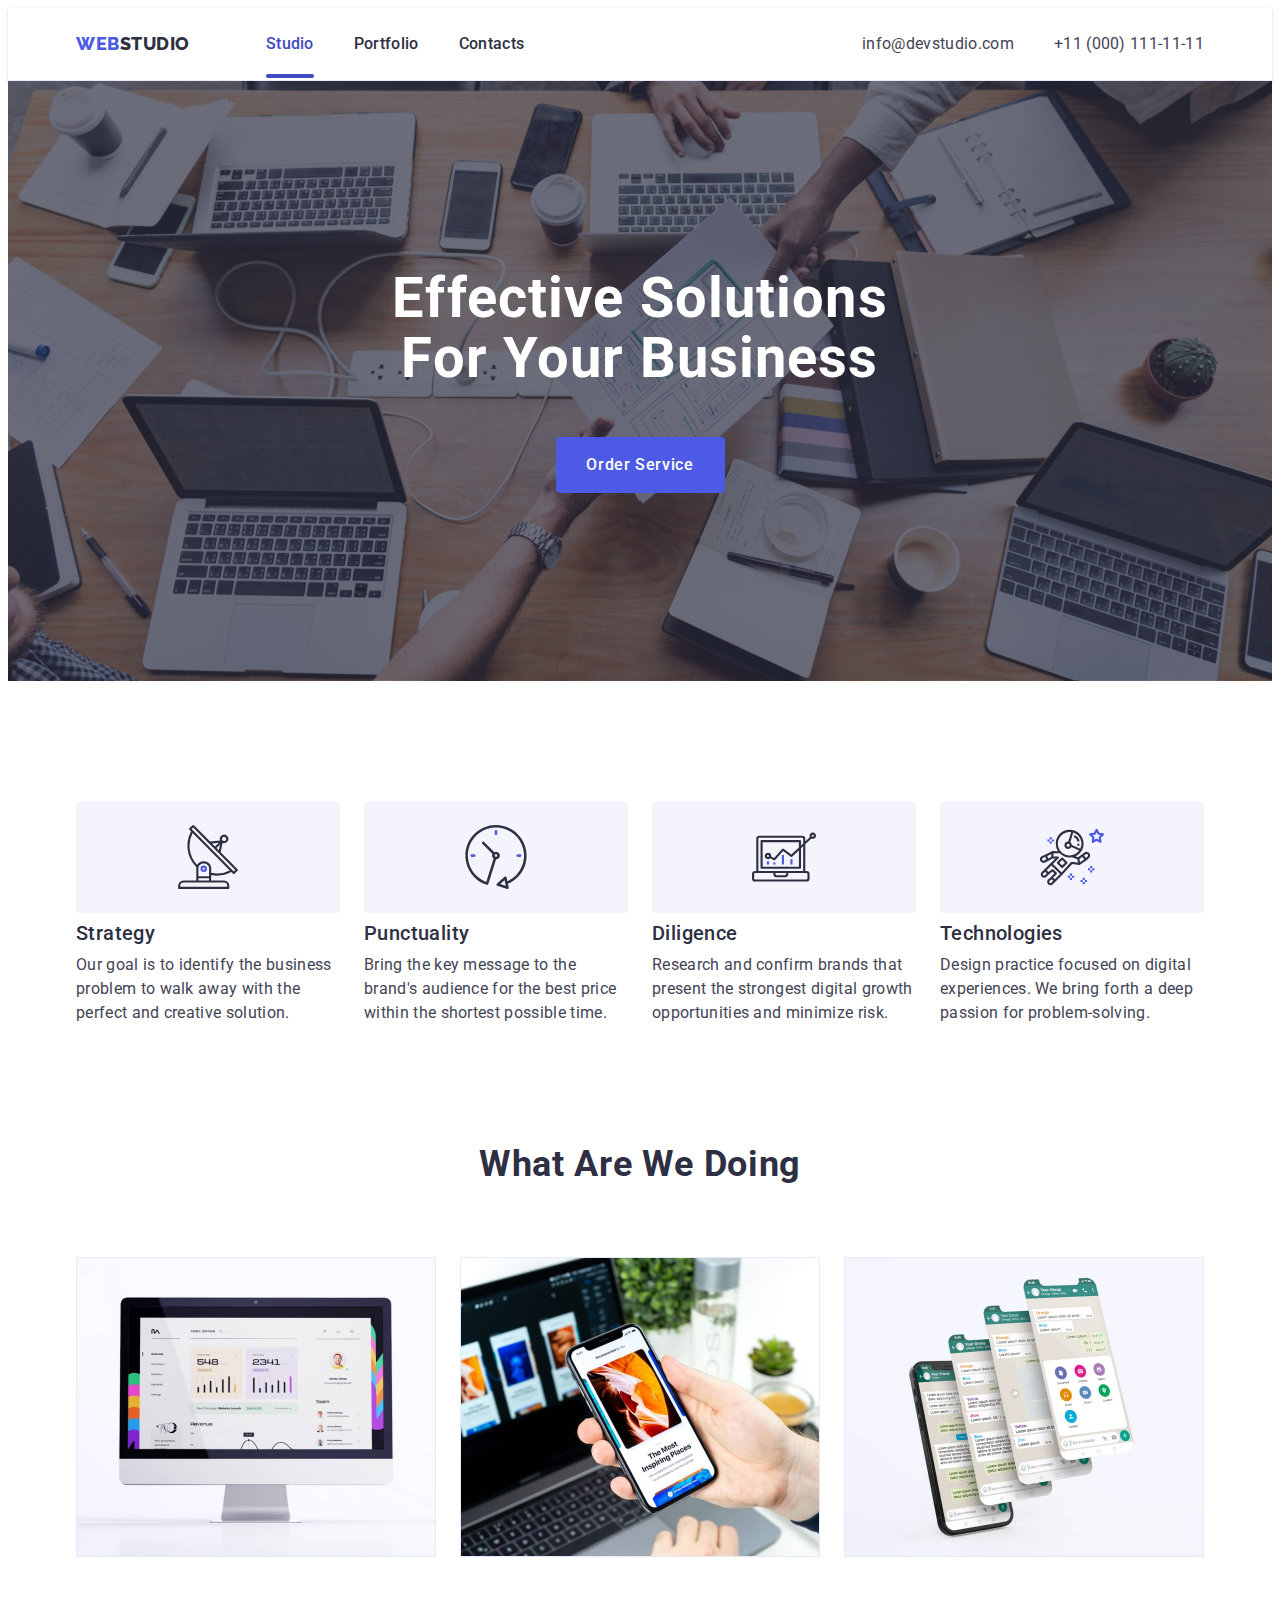
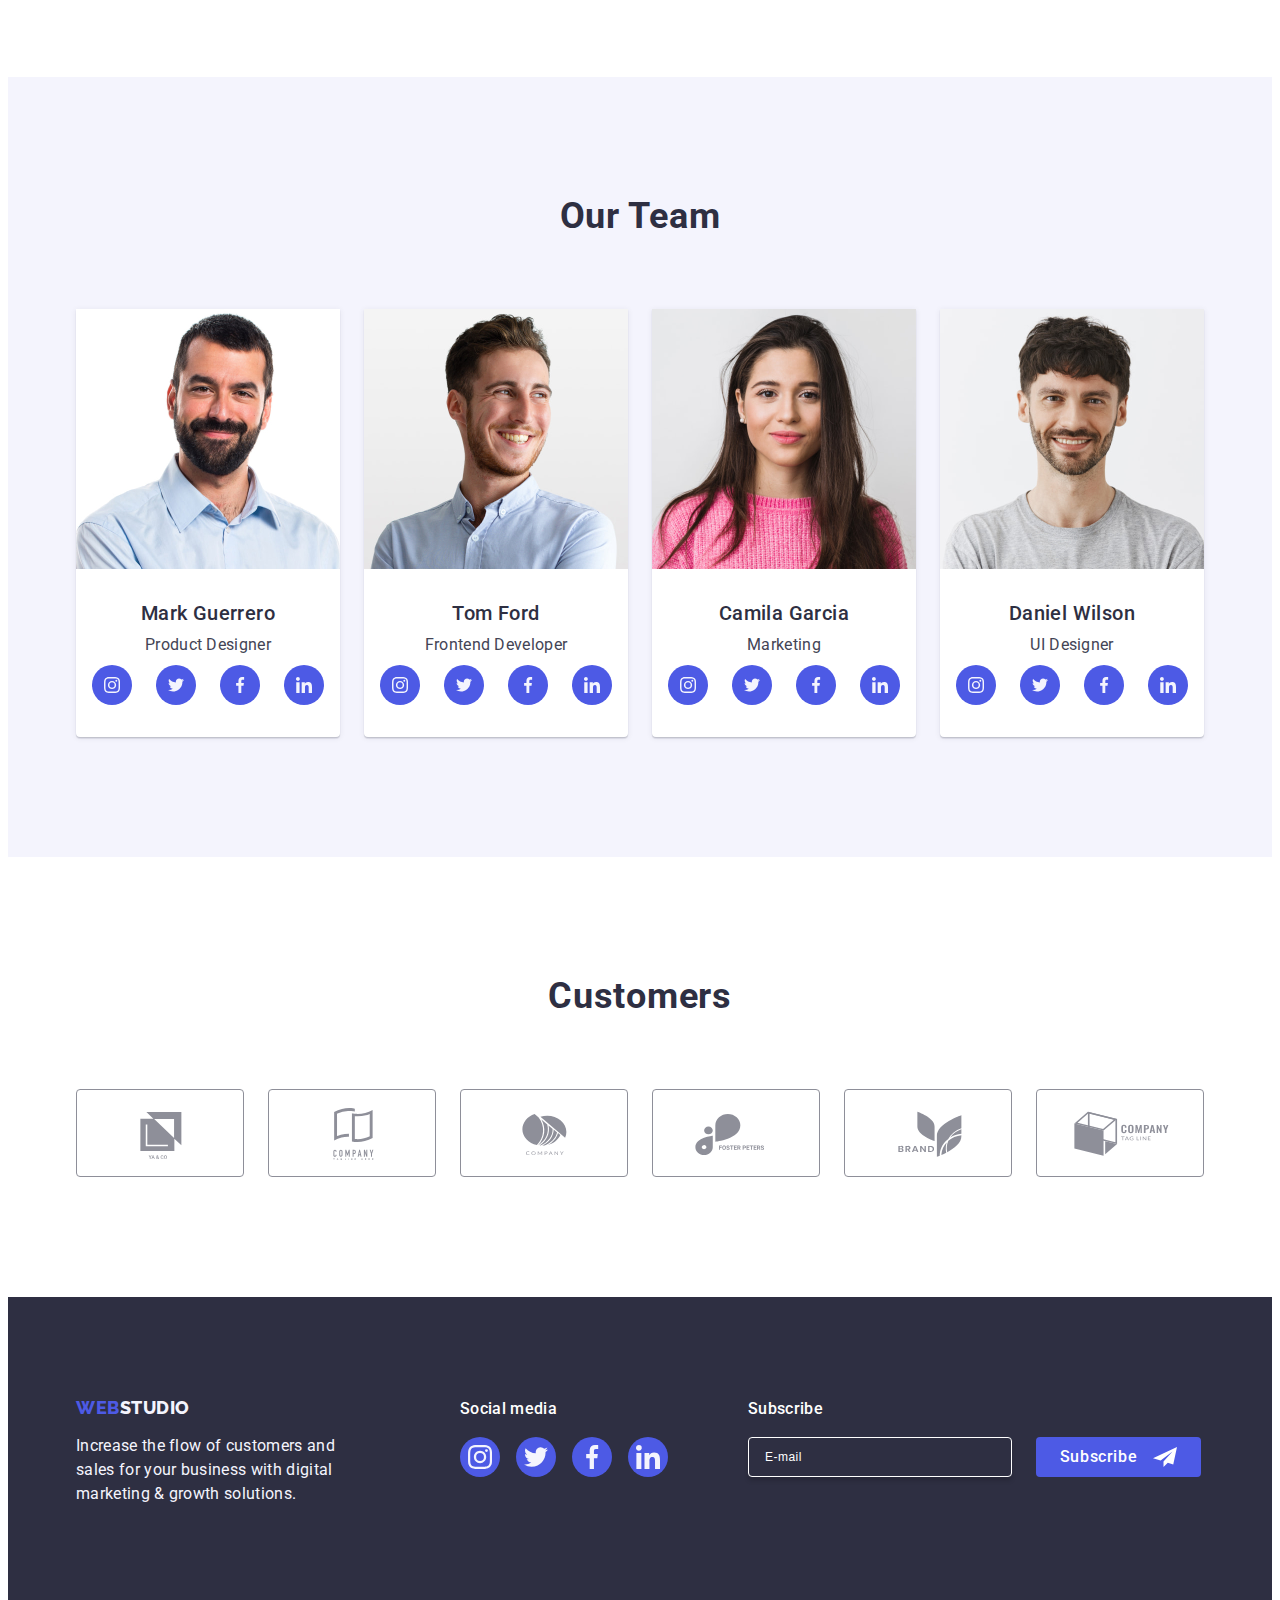
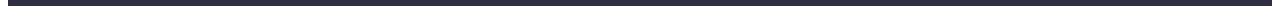
<file: index.html>
<!DOCTYPE html>
<html lang="en">
  <head>
    <meta charset="UTF-8" />
    <meta name="viewport" content="width=device-width, initial-scale=1.0" />
    <link
      rel="stylesheet"
      href="https://cdnjs.cloudflare.com/ajax/libs/modern-normalize/2.0.0/modern-normalize.min.css"
      integrity="sha512-4xo8blKMVCiXpTaLzQSLSw3KFOVPWhm/TRtuPVc4WG6kUgjH6J03IBuG7JZPkcWMxJ5huwaBpOpnwYElP/m6wg=="
      crossorigin="anonymous"
      referrerpolicy="no-referrer"
    />
    <link rel="stylesheet" href="./css/style.css" />
    <link
      href="https://fonts.googleapis.com/css2?family=Raleway:wght@800&family=Roboto:wght@400;500;700;900&display=swap"
      rel="stylesheet"
    />
    <link rel="preconnect" href="https://fonts.googleapis.com" />
    <link rel="preconnect" href="https://fonts.gstatic.com" crossorigin />
    <title>Studio</title>
  </head>
  <body>
    <header class="main-header">
      <div class="container header-container">
        <nav class="main-nav">
          <a class="link logo" href="./index.html">
            Web<span class="gray">Studio</span>
          </a>
          <ul class="list">
            <li>
              <a class="link nav-link active" href="./index.html">Studio</a>
            </li>
            <li>
              <a class="link nav-link" href="./portfolio.html">Portfolio</a>
            </li>
            <li>
              <a class="link nav-link" href="">Contacts</a>
            </li>
          </ul>
        </nav>
        <address class="contacts">
          <ul class="list">
            <li>
              <a class="link contacts-link" href="mailto:info@devstudio.com"
                >info@devstudio.com
              </a>
            </li>
            <li>
              <a class="link contacts-link" href="tel:+110001111111">
                +11 (000) 111-11-11
              </a>
            </li>
          </ul>
        </address>
      </div>
    </header>

    <main>
      <section class="hero-section">
        <div class="container">
          <h1 class="title page-title">
            Effective Solutions for Your Business
          </h1>
          <button class="btn btn-primary" type="button" data-modal-open>
            Order Service
          </button>
        </div>
      </section>

      <section class="section">
        <div class="container">
          <h2 class="title section-title visually-hidden">Our Features</h2>
          <ul class="list features-list">
            <li class="features-item">
              <div class="image-container">
                <svg width="64" height="64">
                  <use href="./images/icons.svg#antenna"></use>
                </svg>
              </div>
              <h3 class="title section-item-title features-title">Strategy</h3>
              <p class="feature-description">
                Our goal is to identify the business problem to walk away with
                the perfect and creative solution.
              </p>
            </li>
            <li class="features-item">
              <div class="image-container">
                <svg width="64" height="64">
                  <use href="./images/icons.svg#clock"></use>
                </svg>
              </div>
              <h3 class="title section-item-title features-title">
                Punctuality
              </h3>
              <p class="feature-description">
                Bring the key message to the brand's audience for the best price
                within the shortest possible time.
              </p>
            </li>
            <li class="features-item">
              <div class="image-container">
                <svg width="64" height="64">
                  <use href="./images/icons.svg#diagram"></use>
                </svg>
              </div>
              <h3 class="title section-item-title features-title">Diligence</h3>
              <p class="feature-description">
                Research and confirm brands that present the strongest digital
                growth opportunities and minimize risk.
              </p>
            </li>
            <li class="features-item">
              <div class="image-container">
                <svg width="64" height="64">
                  <use href="./images/icons.svg#astronaut"></use>
                </svg>
              </div>
              <h3 class="title section-item-title features-title">
                Technologies
              </h3>
              <p class="feature-description">
                Design practice focused on digital experiences. We bring forth a
                deep passion for problem-solving.
              </p>
            </li>
          </ul>
        </div>
      </section>

      <section class="products-section">
        <div class="container">
          <h2 class="title section-title products-section-title">
            What are we doing
          </h2>
          <ul class="list products-list">
            <li class="products-item">
              <img
                src="./images/what-are-we-doing/website.jpg"
                alt="Websites development"
                width="360"
                height="300"
              />
            </li>
            <li class="products-item">
              <img
                src="./images/what-are-we-doing/messenger.jpg"
                alt="Messeging applications development"
                width="360"
                height="300"
              />
            </li>
            <li class="products-item">
              <img
                src="./images/what-are-we-doing/mobile-application.jpg"
                alt="Mobile applications development"
                width="360"
                height="300"
              />
            </li>
          </ul>
        </div>
      </section>

      <section class="section our-team-section">
        <div class="container">
          <h2 class="title section-title our-team-section-title">Our Team</h2>
          <ul class="list our-team-section-list">
            <li class="list-item our-team-section-list-item">
              <img
                class="our-team-section-image"
                src="./images/our-team/mark-guerrero.jpg"
                alt="Mark Guerrero"
                width="264"
              />
              <div class="text-wrapper">
                <h3 class="title section-item-title our-team-section-name">
                  Mark Guerrero
                </h3>
                <p class="our-team-section-position">Product Designer</p>
                <ul class="our-team-social-links-list list">
                  <li class="our-team-social-links-item">
                    <a class="our-team-social-links-link" href="#">
                      <svg
                        class="our-team-social-links-icon"
                        width="16"
                        height="16"
                      >
                        <use href="./images/icons.svg#instagram"></use>
                      </svg>
                    </a>
                  </li>
                  <li class="our-team-social-links-item">
                    <a class="our-team-social-links-link" href="#">
                      <svg
                        class="our-team-social-links-icon"
                        width="16"
                        height="16"
                      >
                        <use href="./images/icons.svg#twitter"></use>
                      </svg>
                    </a>
                  </li>
                  <li class="our-team-social-links-item">
                    <a class="our-team-social-links-link" href="#">
                      <svg
                        class="our-team-social-links-icon"
                        width="16"
                        height="16"
                      >
                        <use href="./images/icons.svg#facebook"></use>
                      </svg>
                    </a>
                  </li>
                  <li class="our-team-social-links-item">
                    <a class="our-team-social-links-link" href="#">
                      <svg
                        class="our-team-social-links-icon"
                        width="16"
                        height="16"
                      >
                        <use href="./images/icons.svg#linkedin"></use>
                      </svg>
                    </a>
                  </li>
                </ul>
              </div>
            </li>
            <li class="list-item our-team-section-list-item">
              <img
                class="our-team-section-image"
                src="./images/our-team/tom-ford.jpg"
                alt="Tom Ford"
                width="264"
                height="260"
              />
              <div class="text-wrapper">
                <h3 class="title section-item-title our-team-section-name">
                  Tom Ford
                </h3>
                <p class="our-team-section-position">Frontend Developer</p>
                <ul class="our-team-social-links-list list">
                  <li class="our-team-social-links-item">
                    <a class="our-team-social-links-link" href="#">
                      <svg
                        class="our-team-social-links-icon"
                        width="16"
                        height="16"
                      >
                        <use href="./images/icons.svg#instagram"></use>
                      </svg>
                    </a>
                  </li>
                  <li class="our-team-social-links-item">
                    <a class="our-team-social-links-link" href="#">
                      <svg
                        class="our-team-social-links-icon"
                        width="16"
                        height="16"
                      >
                        <use href="./images/icons.svg#twitter"></use>
                      </svg>
                    </a>
                  </li>
                  <li class="our-team-social-links-item">
                    <a class="our-team-social-links-link" href="#">
                      <svg
                        class="our-team-social-links-icon"
                        width="16"
                        height="16"
                      >
                        <use href="./images/icons.svg#facebook"></use>
                      </svg>
                    </a>
                  </li>
                  <li class="our-team-social-links-item">
                    <a class="our-team-social-links-link" href="#">
                      <svg
                        class="our-team-social-links-icon"
                        width="16"
                        height="16"
                      >
                        <use href="./images/icons.svg#linkedin"></use>
                      </svg>
                    </a>
                  </li>
                </ul>
              </div>
            </li>
            <li class="list-item our-team-section-list-item">
              <img
                class="our-team-section-image"
                src="./images/our-team/camila-garcia.jpg"
                alt="Camila Garcia"
                width="264"
                height="260"
              />
              <div class="text-wrapper">
                <h3 class="title section-item-title our-team-section-name">
                  Camila Garcia
                </h3>
                <p class="our-team-section-position">Marketing</p>
                <ul class="our-team-social-links-list list">
                  <li class="our-team-social-links-item">
                    <a class="our-team-social-links-link" href="#">
                      <svg
                        class="our-team-social-links-icon"
                        width="16"
                        height="16"
                      >
                        <use href="./images/icons.svg#instagram"></use>
                      </svg>
                    </a>
                  </li>
                  <li class="our-team-social-links-item">
                    <a class="our-team-social-links-link" href="#">
                      <svg
                        class="our-team-social-links-icon"
                        width="16"
                        height="16"
                      >
                        <use href="./images/icons.svg#twitter"></use>
                      </svg>
                    </a>
                  </li>
                  <li class="our-team-social-links-item">
                    <a class="our-team-social-links-link" href="#">
                      <svg
                        class="our-team-social-links-icon"
                        width="16"
                        height="16"
                      >
                        <use href="./images/icons.svg#facebook"></use>
                      </svg>
                    </a>
                  </li>
                  <li class="our-team-social-links-item">
                    <a class="our-team-social-links-link" href="#">
                      <svg
                        class="our-team-social-links-icon"
                        width="16"
                        height="16"
                      >
                        <use href="./images/icons.svg#linkedin"></use>
                      </svg>
                    </a>
                  </li>
                </ul>
              </div>
            </li>
            <li class="list-item our-team-section-list-item">
              <img
                class="our-team-section-image"
                src="./images/our-team/daniel-wilson.jpg"
                alt="Daniel Wilson"
                width="264"
                height="260"
              />
              <div class="text-wrapper">
                <h3 class="title section-item-title our-team-section-name">
                  Daniel Wilson
                </h3>
                <p class="our-team-section-position">UI Designer</p>
                <ul class="our-team-social-links-list list">
                  <li class="our-team-social-links-item">
                    <a class="our-team-social-links-link" href="#">
                      <svg
                        class="our-team-social-links-icon"
                        width="16"
                        height="16"
                      >
                        <use href="./images/icons.svg#instagram"></use>
                      </svg>
                    </a>
                  </li>
                  <li class="our-team-social-links-item">
                    <a class="our-team-social-links-link" href="#">
                      <svg
                        class="our-team-social-links-icon"
                        width="16"
                        height="16"
                      >
                        <use href="./images/icons.svg#twitter"></use>
                      </svg>
                    </a>
                  </li>
                  <li class="our-team-social-links-item">
                    <a class="our-team-social-links-link" href="#">
                      <svg
                        class="our-team-social-links-icon"
                        width="16"
                        height="16"
                      >
                        <use href="./images/icons.svg#facebook"></use>
                      </svg>
                    </a>
                  </li>
                  <li class="our-team-social-links-item">
                    <a class="our-team-social-links-link" href="#">
                      <svg
                        class="our-team-social-links-icon"
                        width="16"
                        height="16"
                      >
                        <use href="./images/icons.svg#linkedin"></use>
                      </svg>
                    </a>
                  </li>
                </ul>
              </div>
            </li>
          </ul>
        </div>
      </section>

      <section class="section">
        <div class="container">
          <h2 class="title section-title cutomers-section-title">Customers</h2>
          <ul class="list customers-list">
            <li class="customers-list-item">
              <a class="customers-list-link" href="#">
                <svg class="customers-list-icon" width="104" height="56">
                  <use href="./images/icons.svg#company-1"></use></svg
              ></a>
            </li>
            <li class="customers-list-item">
              <a class="customers-list-link" href="#">
                <svg class="customers-list-icon" width="104" height="56">
                  <use href="./images/icons.svg#company-2"></use></svg
              ></a>
            </li>
            <li class="customers-list-item">
              <a class="customers-list-link" href="#">
                <svg class="customers-list-icon" width="104" height="56">
                  <use href="./images/icons.svg#company-3"></use></svg
              ></a>
            </li>
            <li class="customers-list-item">
              <a class="customers-list-link" href="#">
                <svg class="customers-list-icon" width="104" height="56">
                  <use href="./images/icons.svg#company-4"></use></svg
              ></a>
            </li>
            <li class="customers-list-item">
              <a class="customers-list-link" href="#">
                <svg class="customers-list-icon" width="104" height="56">
                  <use href="./images/icons.svg#company-5"></use></svg
              ></a>
            </li>
            <li class="customers-list-item">
              <a class="customers-list-link" href="#">
                <svg class="customers-list-icon" width="104" height="56">
                  <use href="./images/icons.svg#company-6"></use></svg
              ></a>
            </li>
          </ul>
        </div>
      </section>
    </main>

    <footer class="footer">
      <div class="container footer-container">
        <div class="footer-text">
          <a class="link logo" href="./index.html">
            Web<span class="white">Studio</span>
          </a>
          <p class="text">
            Increase the flow of customers and sales for your business with
            digital marketing & growth solutions.
          </p>
        </div>
        <div class="footer-media">
          <p class="footer-media-title">Social media</p>
          <ul class="footer-media-list list">
            <li class="footer-media-item">
              <a class="footer-media-link" href="#">
                <svg class="footer-media-icon" width="24" height="24">
                  <use href="./images/icons.svg#instagram"></use>
                </svg>
              </a>
            </li>
            <li class="footer-media-item">
              <a class="footer-media-link" href="#">
                <svg class="footer-media-icon" width="24" height="24">
                  <use href="./images/icons.svg#twitter"></use>
                </svg>
              </a>
            </li>
            <li class="footer-media-item">
              <a class="footer-media-link" href="#">
                <svg class="footer-media-icon" width="24" height="24">
                  <use href="./images/icons.svg#facebook"></use>
                </svg>
              </a>
            </li>
            <li class="footer-media-item">
              <a class="footer-media-link" href="#">
                <svg class="footer-media-icon" width="24" height="24">
                  <use href="./images/icons.svg#linkedin"></use>
                </svg>
              </a>
            </li>
          </ul>
        </div>
        <div class="subscribe-form-wrapper">
          <p class="subscribe-form-title">Subscribe</p>
          <form class="subscribe-form">
            <label class="subscribe-form-label">
              <input
                class="subscribe-form-input"
                type="email"
                name="email"
                placeholder="E-mail"
                required
              />
            </label>
            <button
              class="subscribe-form-submit-button btn btn-primary"
              type="submit"
            >
              Subscribe
              <svg class="subscribe-form-button-icon" width="24" height="24">
                <use href="./images/icons.svg#subscribe"></use>
              </svg>
            </button>
          </form>
        </div>
      </div>
    </footer>
    <div class="overlay is-hidden" data-modal>
      <div class="modal">
        <button class="btn modal-close-button" type="button" data-modal-close>
          <svg class="btn modal-close-icon" width="8" height="8">
            <use href="./images/icons.svg#cross"></use>
          </svg>
        </button>
        <p class="modal-description">
          Leave your contacts and we will call you back
        </p>
        <form class="contacts-form">
          <div class="contacts-form-input-group">
            <label class="contacts-form-label" for="user-name"> Name </label>
            <div class="contacts-form-input-wrapper">
              <input
                class="contacts-form-input"
                id="user-name"
                type="text"
                name="user-name"
                pattern="[a-zA-Zа-яА-ЯіІїЇєЄґҐʼ -]+"
                title="John Smith"
                required
              />
              <svg class="contacts-form-input-icon" width="18" height="24">
                <use href="./images/icons.svg#name"></use>
              </svg>
            </div>
          </div>
          <div class="contacts-form-input-group">
            <label class="contacts-form-label" for="user-phone">Phone</label>
            <div class="contacts-form-input-wrapper">
              <input
                class="contacts-form-input"
                id="user-phone"
                type="tel"
                name="phone"
                pattern="[0-9]{3}-[0-9]{3}-[0-9]{2}-[0-9]{2}"
                title="000-000-00-00"
                required
              />
              <svg class="contacts-form-input-icon" width="18" height="24">
                <use href="./images/icons.svg#phone"></use>
              </svg>
            </div>
          </div>
          <div class="contacts-form-input-group">
            <label class="contacts-form-label" for="user-email">Email</label>
            <div class="contacts-form-input-wrapper">
              <input
                class="contacts-form-input"
                id="user-email"
                type="email"
                name="email"
                title="johy.smith@mail.com"
                required
              />
              <svg class="contacts-form-input-icon" width="18" height="24">
                <use href="./images/icons.svg#email"></use>
              </svg>
            </div>
          </div>
          <div class="contacts-form-textarea-group">
            <label class="contacts-form-label" for="user-comment">
              Comment
            </label>
            <textarea
              class="contacts-form-textarea"
              id="user-comment"
              name="user-comment"
              placeholder="Text input"
            ></textarea>
          </div>
          <div class="contacts-form-checkbox-group">
            <input
              class="contacts-form-checkbox visually-hidden"
              id="user-privacy"
              type="checkbox"
              name="user-privacy"
              value="true"
              required
            />
            <label class="contacts-form-checkbox-label" for="user-privacy">
              <span class="contacts-form-custom-checkbox-icon-wrapper">
                <svg
                  class="contacts-form-custom-checkbox"
                  width="10"
                  height="8"
                >
                  <use href="./images/icons.svg#check-mark"></use>
                </svg>
              </span>
              I accept the terms and conditions of the
              <a class="contacts-form-privacy-policy-link" href="">
                Privacy Policy
              </a>
            </label>
          </div>
          <button
            class="contacts-form-submit-button btn btn-primary"
            type="submit"
          >
            Send
          </button>
        </form>
      </div>
    </div>
    <script src="./js/modal.js"></script>
  </body>
</html>
</file>
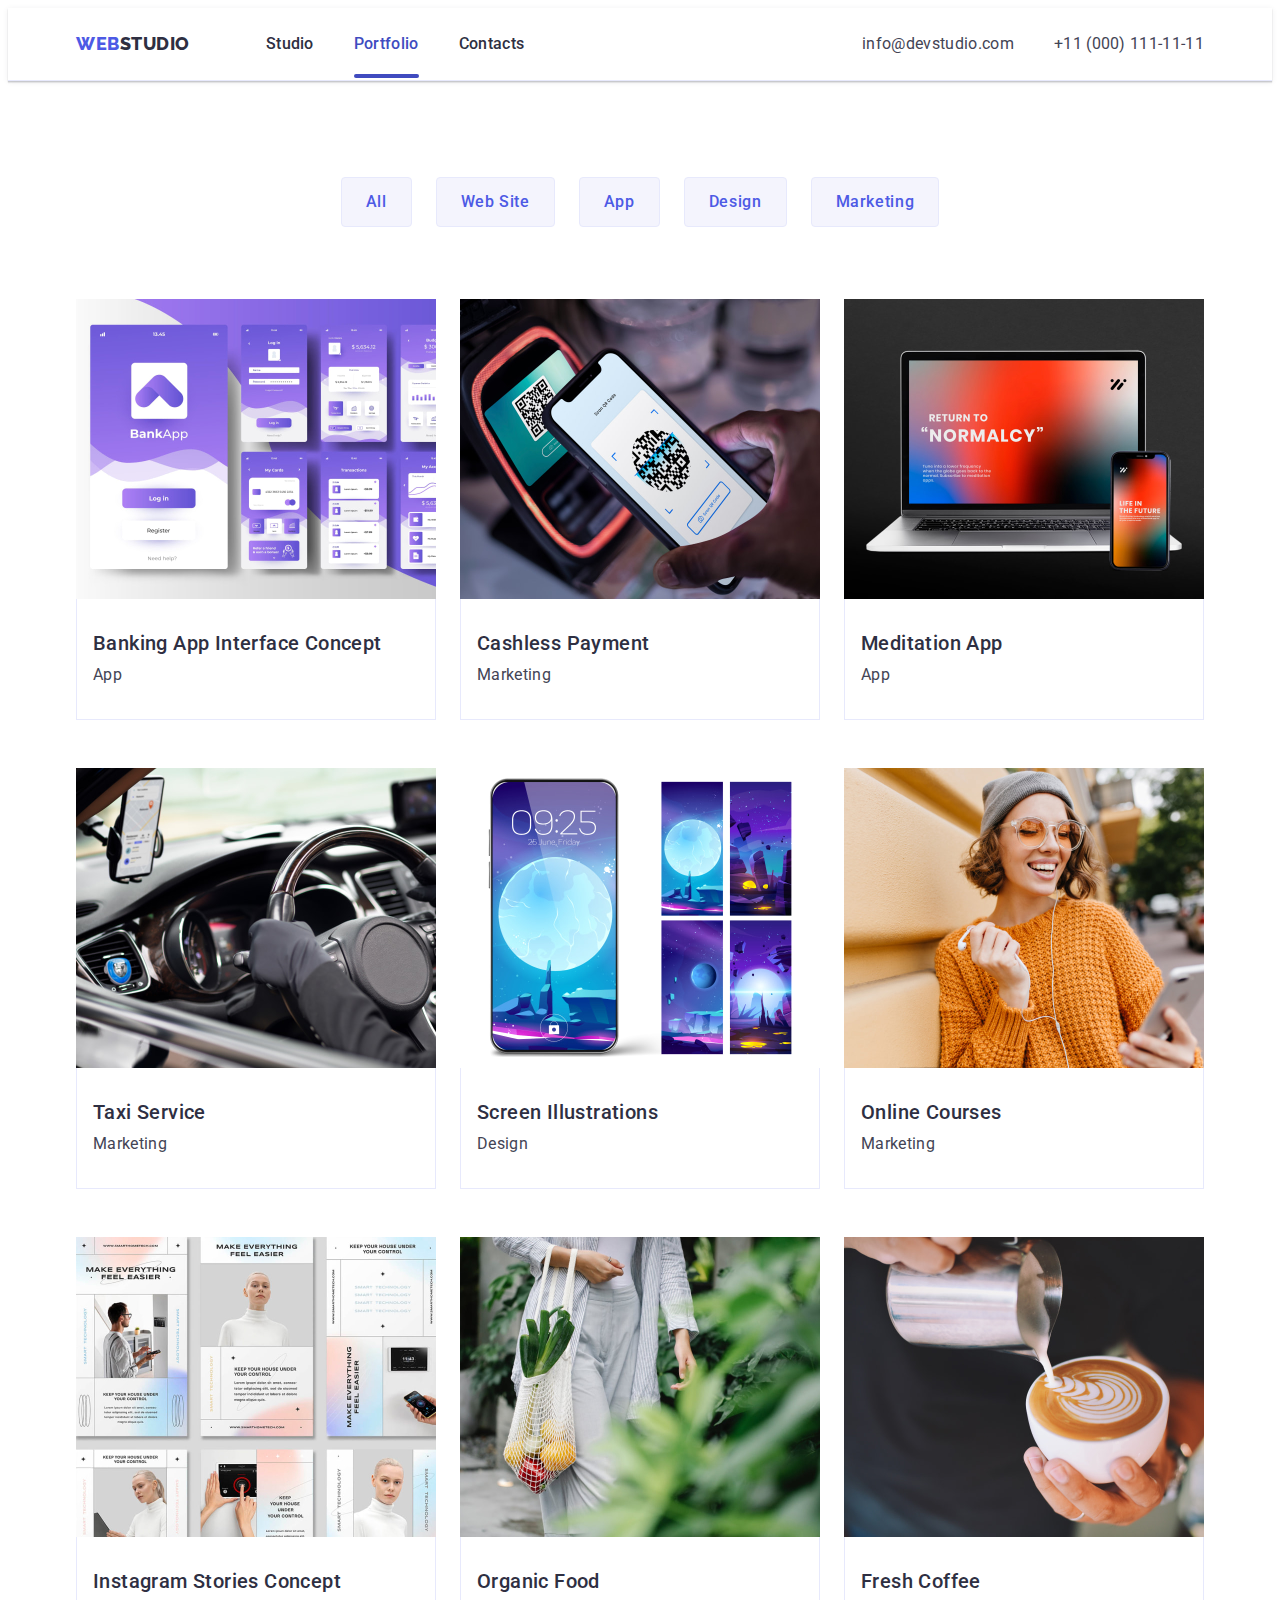
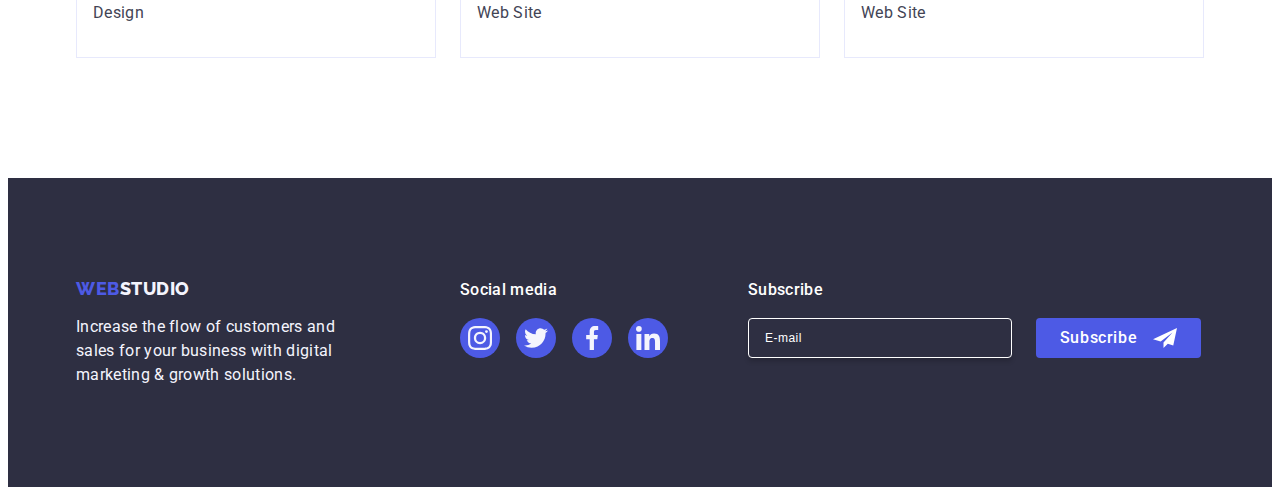
<file: portfolio.html>
<!DOCTYPE html>
<html lang="en">
  <head>
    <meta charset="UTF-8" />
    <meta name="viewport" content="width=device-width, initial-scale=1.0" />
    <link
      rel="stylesheet"
      href="https://cdnjs.cloudflare.com/ajax/libs/modern-normalize/2.0.0/modern-normalize.min.css"
      integrity="sha512-4xo8blKMVCiXpTaLzQSLSw3KFOVPWhm/TRtuPVc4WG6kUgjH6J03IBuG7JZPkcWMxJ5huwaBpOpnwYElP/m6wg=="
      crossorigin="anonymous"
      referrerpolicy="no-referrer"
    />
    <link rel="stylesheet" href="./css/style.css" />
    <link
      href="https://fonts.googleapis.com/css2?family=Raleway:wght@800&family=Roboto:wght@400;500;700;900&display=swap"
      rel="stylesheet"
    />
    <link rel="preconnect" href="https://fonts.googleapis.com" />
    <link rel="preconnect" href="https://fonts.gstatic.com" crossorigin />
    <title>Portfolio</title>
  </head>
  <body>
    <header class="main-header">
      <div class="container header-container">
        <nav class="main-nav">
          <a class="link logo" href="./index.html">
            Web<span class="gray">Studio</span>
          </a>
          <ul class="list">
            <li>
              <a class="link nav-link" href="./index.html">Studio</a>
            </li>
            <li>
              <a class="link nav-link active" href="./portfolio.html"
                >Portfolio</a
              >
            </li>
            <li>
              <a class="link nav-link" href="">Contacts</a>
            </li>
          </ul>
        </nav>
        <address class="contacts">
          <ul class="list">
            <li>
              <a class="link contacts-link" href="mailto:info@devstudio.com"
                >info@devstudio.com
              </a>
            </li>
            <li>
              <a class="link contacts-link" href="tel:+110001111111">
                +11 (000) 111-11-11
              </a>
            </li>
          </ul>
        </address>
      </div>
    </header>

    <main>
      <section class="portfolio-section">
        <div class="container">
          <h1 class="title page-title visually-hidden">Portfolio Page</h1>
          <ul class="list filter-controls">
            <li>
              <button class="btn filter-button" type="button">All</button>
            </li>
            <li>
              <button class="btn filter-button" type="button">Web Site</button>
            </li>
            <li>
              <button class="btn filter-button" type="button">App</button>
            </li>
            <li>
              <button class="btn filter-button" type="button">Design</button>
            </li>
            <li>
              <button class="btn filter-button" type="button">Marketing</button>
            </li>
          </ul>
          <ul class="list portfolio-list">
            <li class="portfolio-item">
              <a class="link portfolio-item-link" href="#">
                <div class="image-container">
                  <img
                    src="./images/portfolio/banking-app.jpg"
                    alt="Banking App Interface Concept"
                    width="360"
                    height="300"
                  />
                  <p class="shade-text">
                    14 Stylish and User-Friendly App Design Concepts · Task
                    Manager App · Calorie Tracker App · Exotic Fruit Ecommerce
                    App · Cloud Storage App
                  </p>
                </div>
                <div class="text-wrapper">
                  <h2 class="title portfolio-item-title">
                    Banking App Interface Concept
                  </h2>
                  <p class="portfolio-category">App</p>
                </div>
              </a>
            </li>
            <li class="portfolio-item">
              <a class="link portfolio-item-link" href="#">
                <div class="image-container">
                  <img
                    src="./images/portfolio/cashless-payment.jpg"
                    alt="Cashless Payment"
                    width="360"
                    height="300"
                  />
                  <p class="shade-text">
                    14 Stylish and User-Friendly App Design Concepts · Task
                    Manager App · Calorie Tracker App · Exotic Fruit Ecommerce
                    App · Cloud Storage App
                  </p>
                </div>
                <div class="text-wrapper">
                  <h2 class="title portfolio-item-title">Cashless Payment</h2>
                  <p class="portfolio-category">Marketing</p>
                </div>
              </a>
            </li>
            <li class="portfolio-item">
              <a class="link portfolio-item-link" href="#">
                <div class="image-container">
                  <img
                    src="./images/portfolio/meditation-app.jpg"
                    alt="Meditation App"
                    width="360"
                    height="300"
                  />
                  <p class="shade-text">
                    14 Stylish and User-Friendly App Design Concepts · Task
                    Manager App · Calorie Tracker App · Exotic Fruit Ecommerce
                    App · Cloud Storage App
                  </p>
                </div>
                <div class="text-wrapper">
                  <h2 class="title portfolio-item-title">Meditation App</h2>
                  <p class="portfolio-category">App</p>
                </div>
              </a>
            </li>
            <li class="portfolio-item">
              <a class="link portfolio-item-link" href="#">
                <div class="image-container">
                  <img
                    src="./images/portfolio/taxi-service.jpg"
                    alt="Taxi Service"
                    width="360"
                    height="300"
                  />
                  <p class="shade-text">
                    14 Stylish and User-Friendly App Design Concepts · Task
                    Manager App · Calorie Tracker App · Exotic Fruit Ecommerce
                    App · Cloud Storage App
                  </p>
                </div>
                <div class="text-wrapper">
                  <h2 class="title portfolio-item-title">Taxi Service</h2>
                  <p class="portfolio-category">Marketing</p>
                </div>
              </a>
            </li>
            <li class="portfolio-item">
              <a class="link portfolio-item-link" href="#">
                <div class="image-container">
                  <img
                    src="./images/portfolio/screen-illustrations.jpg"
                    alt="Screen Illustrations"
                    width="360"
                    height="300"
                  />
                  <p class="shade-text">
                    14 Stylish and User-Friendly App Design Concepts · Task
                    Manager App · Calorie Tracker App · Exotic Fruit Ecommerce
                    App · Cloud Storage App
                  </p>
                </div>
                <div class="text-wrapper">
                  <h2 class="title portfolio-item-title">
                    Screen Illustrations
                  </h2>
                  <p class="portfolio-category">Design</p>
                </div>
              </a>
            </li>
            <li class="portfolio-item">
              <a class="link portfolio-item-link" href="#">
                <div class="image-container">
                  <img
                    src="./images/portfolio/online-courses.jpg"
                    alt="Online Courses"
                    width="360"
                    height="300"
                  />
                  <p class="shade-text">
                    14 Stylish and User-Friendly App Design Concepts · Task
                    Manager App · Calorie Tracker App · Exotic Fruit Ecommerce
                    App · Cloud Storage App
                  </p>
                </div>
                <div class="text-wrapper">
                  <h2 class="title portfolio-item-title">Online Courses</h2>
                  <p class="portfolio-category">Marketing</p>
                </div>
              </a>
            </li>
            <li class="portfolio-item">
              <a class="link portfolio-item-link" href="#">
                <div class="image-container">
                  <img
                    src="./images/portfolio/instagram-stories.jpg"
                    alt="Instagram Stories Concept"
                    width="360"
                    height="300"
                  />
                  <p class="shade-text">
                    14 Stylish and User-Friendly App Design Concepts · Task
                    Manager App · Calorie Tracker App · Exotic Fruit Ecommerce
                    App · Cloud Storage App
                  </p>
                </div>
                <div class="text-wrapper">
                  <h2 class="title portfolio-item-title">
                    Instagram Stories Concept
                  </h2>
                  <p class="portfolio-category">Design</p>
                </div>
              </a>
            </li>
            <li class="portfolio-item">
              <a class="link portfolio-item-link" href="#">
                <div class="image-container">
                  <img
                    src="./images/portfolio/organic-food.jpg"
                    alt="Organic Food"
                    width="360"
                    height="300"
                  />
                  <p class="shade-text">
                    14 Stylish and User-Friendly App Design Concepts · Task
                    Manager App · Calorie Tracker App · Exotic Fruit Ecommerce
                    App · Cloud Storage App
                  </p>
                </div>
                <div class="text-wrapper">
                  <h2 class="title portfolio-item-title">Organic Food</h2>
                  <p class="portfolio-category">Web Site</p>
                </div>
              </a>
            </li>
            <li class="portfolio-item">
              <a class="link portfolio-item-link" href="#">
                <div class="image-container">
                  <img
                    src="./images/portfolio/fresh-coffee.jpg"
                    alt="Fresh Coffee"
                    width="360"
                    height="300"
                  />
                  <p class="shade-text">
                    14 Stylish and User-Friendly App Design Concepts · Task
                    Manager App · Calorie Tracker App · Exotic Fruit Ecommerce
                    App · Cloud Storage App
                  </p>
                </div>
                <div class="text-wrapper">
                  <h2 class="title portfolio-item-title">Fresh Coffee</h2>
                  <p class="portfolio-category">Web Site</p>
                </div>
              </a>
            </li>
          </ul>
        </div>
      </section>
    </main>

    <footer class="footer">
      <div class="container footer-container">
        <div class="footer-text">
          <a class="link logo" href="./index.html">
            Web<span class="white">Studio</span>
          </a>
          <p class="text">
            Increase the flow of customers and sales for your business with
            digital marketing & growth solutions.
          </p>
        </div>
        <div class="footer-media">
          <p class="footer-media-title">Social media</p>
          <ul class="footer-media-list list">
            <li class="footer-media-item">
              <a class="footer-media-link" href="#">
                <svg class="footer-media-icon" width="24" height="24">
                  <use href="./images/icons.svg#instagram"></use>
                </svg>
              </a>
            </li>
            <li class="footer-media-item">
              <a class="footer-media-link" href="#">
                <svg class="footer-media-icon" width="24" height="24">
                  <use href="./images/icons.svg#twitter"></use>
                </svg>
              </a>
            </li>
            <li class="footer-media-item">
              <a class="footer-media-link" href="#">
                <svg class="footer-media-icon" width="24" height="24">
                  <use href="./images/icons.svg#facebook"></use>
                </svg>
              </a>
            </li>
            <li class="footer-media-item">
              <a class="footer-media-link" href="#">
                <svg class="footer-media-icon" width="24" height="24">
                  <use href="./images/icons.svg#linkedin"></use>
                </svg>
              </a>
            </li>
          </ul>
        </div>
        <div class="subscribe-form-wrapper">
          <p class="subscribe-form-title">Subscribe</p>
          <form class="subscribe-form">
            <label class="subscribe-form-label">
              <input
                class="subscribe-form-input"
                type="email"
                name="email"
                placeholder="E-mail"
                required
              />
            </label>
            <button
              class="subscribe-form-submit-button btn btn-primary"
              type="submit"
            >
              Subscribe
              <svg class="subscribe-form-button-icon" width="24" height="24">
                <use href="./images/icons.svg#subscribe"></use>
              </svg>
            </button>
          </form>
        </div>
      </div>
    </footer>
  </body>
</html>
</file>
<file: css/style.css>
:root {
  --body-bg: #ffffff;
  --titles-font-family: 'Roboto', sans-serif;
  --titles-color: #2e2f42;
  --text-font-family: 'Roboto', sans-serif;
  --text-color: #434455;
  --anamation-pattern: 250ms cubic-bezier(0.4, 0, 0.2, 1);

  /* ========== Colors ========== */
  --color-brand: #4d5ae5;
  --color-dark: #2e2f42;
  --color-white: #ffffff;
  --color-light: #f4f4fd;
  --color-active: #404bbf;
  --color-accent: #e7e9fc;
  --color-green: #31d0aa;
  --color-light-slate: #8e8f99;
  --color-dairy: #fcfcfc;
}


/* ========== General ========== */
*,
*::before,
*::after {
  box-sizing: border-box;
}

body {
  font-family: var(--text-font-family);
  font-size: 16px;
  line-height: 1.5;
  color: var(--text-color);
  background-color: var(--body-bg);
}

h1,
h2,
h3,
h4,
h5,
h6,
p {
  margin-top: 0;
  margin-bottom: 0;
}

ul,
ol {
  margin-top: 0;
  margin-bottom: 0;
  padding-left: 0;
}

img {
  display: block;
}

.title {
  font-family: var(--titles-font-family);
  font-weight: 700;
  letter-spacing: 0.02em;
  color: var(--titles-color);
  text-transform: capitalize;
}

.page-title {
  text-align: center;
  font-size: 56px;
  line-height: 1.07;
  color: var(--color-white);
}

.section-title {
  text-align: center;
  font-size: 36px;
  line-height: 1.11;
}

.section-item-title {
  font-weight: 500;
  font-size: 20px;
  line-height: 1.2;
}

.list {
  list-style: none;
}

.link {
  text-decoration: none;
}

.btn {
  font-family: 'Roboto', sans-serif;
  font-size: 16px;
  line-height: 1.5;
  font-weight: 500;
  letter-spacing: 0.04em;
  border: none;
  border-radius: 4px;
  cursor: pointer;
}

.btn-primary {
  display: block;
  min-width: 169px;
  height: 56px;
  color: var(--color-white);
  background-color: var(--color-brand);
  transition: background-color var(--anamation-pattern);
}

.btn-primary:hover,
.btn-primary:active,
.btn-primary:focus {
  background-color: var(--color-active);
}

.logo {
  font-family: 'Raleway', sans-serif;
  font-weight: 800;
  font-size: 18px;
  line-height: 1.17;
  letter-spacing: 0.03em;
  text-transform: uppercase;
  color: var(--color-brand);
}

.logo .gray {
  color: var(--titles-color);
}

.logo .white {
  color: var(--color-light);
}

.section {
  padding: 120px 0;
}

.container {
  width: 1158px;
  margin: 0 auto;
  padding: 0 15px;
}

.visually-hidden {
  position: absolute;
  width: 1px;
  height: 1px;
  margin: -1px;
  border: 0;
  padding: 0;
  white-space: nowrap;
  clip-path: inset(100%);
  clip: rect(0 0 0 0);
  overflow: hidden;
}

.is-hidden {
  visibility: hidden;
  opacity: 0;
  pointer-events: none;
}


/* ========== Header ========== */
.main-header {
  padding: 24px 0;
  border-bottom: 1px solid var(--color-accent);
  box-shadow: 0px 2px 1px rgba(46, 47, 66, 0.08), 0px 1px 1px rgba(46, 47, 66, 0.16), 0px 1px 6px rgba(46, 47, 66, 0.08);
}

.header-container {
  display: flex;
  justify-content: space-between;
}

.main-nav {
  display: flex;
  align-items: center;
}

.logo {
  margin-right: 76px;
}

.main-nav .list {
  display: flex;
  gap: 40px;
}

.nav-link {
  position: relative;
  padding: 24px 0;
  font-weight: 500;
  line-height: 1.5;
  letter-spacing: 0.02em;
  color: var(--titles-color);
  transition: color var(--anamation-pattern);
}

.nav-link::after {
  content: '';
  display: none;
  position: absolute;
  bottom: -1px;
  left: 0;
  width: 100%;
  height: 4px;
  border-radius: 2px;
  background-color: var(--color-active);
}

.nav-link:hover::after,
.active.nav-link::after {
  display: block;
}

.nav-link:hover,
.nav-link:active,
.nav-link:focus,
.nav-link.active {
  color: var(--color-active);
}

.contacts {
  font-style: normal;
  color: var(--text-color)
}

.contacts .list {
  display: flex;
  gap: 40px;
}

.contacts-link {
  letter-spacing: 0.02em;
  line-height: 1.5;
  color: var(--text-color);
  transition: color var(--anamation-pattern);
}

.contacts-link:hover,
.contacts-link:active,
.contacts-link:focus {
  color: var(--color-active);
}


/* ========== Footer ========== */
.footer {
  padding: 100px 0;
  background-color: var(--color-dark);
}

.footer-container {
  display: flex;
  align-items: baseline;
}

.footer-text {
  margin-right: 120px;
}

.footer .logo {
  display: inline-block;
  margin-bottom: 16px;
}

.footer .text {
  max-width: 264px;
  letter-spacing: 0.02em;
  color: var(--color-light);
}

.footer-media {
  margin-right: 80px;
  color: var(--color-white);
}

.footer-media-title {
  margin-bottom: 16px;
  font-weight: 500;
  letter-spacing: 0.02em;
  color: var(--color-white);
}

.footer-media-list {
  display: flex;
  justify-content: space-between;
  gap: 16px;
}

.footer-media-link {
  display: flex;
  justify-content: center;
  align-items: center;
  width: 40px;
  height: 40px;
  border-radius: 50%;
  background-color: var(--color-brand);
  transition:background-color var(--anamation-pattern);
}

.footer-media-link:hover,
.footer-media-link:focus {
  background-color: var(--color-green);
}

.footer-media-icon {
  fill: var(--color-light);
}

.subscribe-form-title {
  margin-bottom: 16px;
  font-size: 16px;
  font-weight: 500;
  line-height: 24px;
  letter-spacing: 0.02em;
  color: var(--color-white);
}

.subscribe-form {
  display: flex;
  gap: 24px;
}

.subscribe-form-input {
  padding-left: 16px;
  width: 264px;
  height: 40px;
  border-radius: 4px;
  border: 1px solid var(--color-white);
  font-size: 12px;
  line-height: 1.5;
  letter-spacing: 0.48px;
  color: var(--color-white);
  box-shadow: 0px 4px 4px 0px rgba(0, 0, 0, 0.15);
  background-color: transparent;
  transition: border-color var(--animation-pattern);
}

.subscribe-form-input::placeholder {
  font-size: 12px;
  line-height: 2;
  letter-spacing: 0.48px;
  color: var(--color-white);
}

.subscribe-form-submit-button {
  display: flex;
  justify-content: center;
  align-items: center;
  min-width: 165px;
  height: 40px;
}

.subscribe-form-button-icon {
  margin-left: 16px;
}


/* ========== Modal ========== */
.overlay {
  position: fixed;
  top: 0;
  right: 0;
  width: 100%;
  height: 100%;
  background-color: rgba(46, 47, 66, 0.4);
  transition: opacity var(--anamation-pattern), visibility var(--anamation-pattern);
}

.modal {
  position: absolute;
  top: 50%;
  left: 50%;
  transform: translate(-50%, -50%);
  width: 408px;
  min-height: 584px;
  padding: 72px 24px 24px;
  border-radius: 4px;
  background-color: var(--color-dairy);
  box-shadow: 0px 1px 1px rgba(0, 0, 0, 0.14), 0px 1px 3px rgba(0, 0, 0, 0.12), 0px 2px 1px rgba(0, 0, 0, 0.2);
  transition: transform var(--anamation-pattern);
}

.modal-close-button {
  display: flex;
  justify-content: center;
  align-items: center;
  position: absolute;
  top: 24px;
  right: 24px;
  width: 24px;
  height: 24px;
  padding: 0;
  border-radius: 50%;
  border: 1px solid rgba(0, 0, 0, .1);
  background-color: var(--color-accent);
  transition: background-color var(--anamation-pattern),
    border var(--anamation-pattern);
}

.modal-close-button:hover,
.modal-close-button:focus {
  border: none;
  background-color: var(--color-active);
}

.modal-close-icon {
  transition: fill var(--anamation-pattern);
}

.modal-close-button:hover .modal-close-icon,
.modal-close-button:focus .modal-close-icon {
  fill: var(--color-white);
}

.modal-description {
  margin-bottom: 16px;
  text-align: center;
  font-weight: 500;
  line-height: 1.5;
  letter-spacing: 0.32px;
    color: var(--color-dark);
}

.contacts-form-input-group {
  display: block;
  margin-bottom: 8px;
}

.contacts-form-input-wrapper {
  display: block;
  position: relative;
}

.contacts-form-input {
  width: 100%;
  height: 40px;
  padding-left: 38px;
  border-radius: 4px;
  border: 1px solid rgba(46, 47, 66, 0.40);
  outline: transparent;
  background-color: transparent;
  transition: border-color 250ms cubic-bezier(0.4, 0, 0.2, 1);
}

.contacts-form-input-icon {
  position: absolute;
  left: 16px;
  top: 50%;
  transform: translateY(-50%);
  fill: var(--color-dark);
  transition: fill 250ms cubic-bezier(0.4, 0, 0.2, 1);
}

.contacts-form-textarea-group {
  display: block;
  margin-bottom: 16px;
  color: var(--color-light-slate);
  font-size: 12px;
  line-height: 1.17;
  letter-spacing: 0.48px;
}

.contacts-form-label {
  display: block;
  margin-bottom: 4px;
  color: var(--color-light-slate);
  font-size: 12px;
  line-height: 1.17;
  letter-spacing: 0.48px;
}

.contacts-form-textarea {
  width: 100%;
  height: 120px;
  padding: 8px 16px;
  border-radius: 4px;
  border: 1px solid rgba(46, 47, 66, 0.40);
  line-height: 1.17;
  letter-spacing: 0.04em;
  color: rgba(46, 47, 66, 0.4);
  background-color: transparent;
  outline: transparent;
  transition: border-color 250ms cubic-bezier(0.4, 0, 0.2, 1);
  resize: none;
}

.contacts-form-textarea::placeholder {
  color: rgba(46, 47, 66, 0.40);
  font-size: 12px;
  line-height: 1.17;
  letter-spacing: 0.48px;
}

.contacts-form-input:focus+.contacts-form-input-icon,
.contacts-form-textarea:focus+.contacts-form-input-icon {
  fill: var(--color-brand);
}

.contacts-form-input:focus,
.contacts-form-textarea:focus {
  border-color: var(--color-brand);
}

.contacts-form-checkbox-group {
  display: flex;
  align-items: center;
  margin-bottom: 24px;
  font-size: 12px;
  line-height: 1.17;
  letter-spacing: 0.48px;
}

.contacts-form-custom-checkbox-icon-wrapper {
  display: inline-flex;
  justify-content: center;
  align-items: center;
  margin-right: 8px;
  width: 16px;
  height: 16px;
  fill: transparent;
  cursor: pointer;
  border-radius: 2px;
  border: 1px solid rgba(46, 47, 66, 0.40);
  transition: background-color 250ms cubic-bezier(0.4, 0, 0.2, 1), border 250ms cubic-bezier(0.4, 0, 0.2, 1), fill 250ms cubic-bezier(0.4, 0, 0.2, 1);
}

.contacts-form-checkbox {
  position: absolute;
  appearance: none;
}

.contacts-form-checkbox-label {
  color: var(--color-light-slate);
}

.contacts-form-checkbox:checked+label>.contacts-form-custom-checkbox-icon-wrapper {
  border: none;
  fill: var(--color-light);
  background-color: var(--color-active);
}

.contacts-form-checkbox:focus+label .contacts-form-custom-checkbox-icon-wrapper {
  outline: 2px solid rgba(0, 0, 255, 0.5);
}

.contacts-form-privacy-policy-link {
  color: var(--color-brand);
}

.contacts-form-submit-button {
  display: block;
  margin: 0 auto;
  min-width: 169px;
  padding: 16px 32px;
  font-size: 16px;
  font-weight: 500;
  color: var(--color-white);
  background-color: var(--color-brand);
  transition: background-color 250ms cubic-bezier(0.4, 0, 0.2, 1);
}


/* ========== Hero Section ========== */
.hero-section {
  max-width: 1440px;
  padding: 188px 0;
  margin: 0 auto;
  background-image:
    linear-gradient(rgba(46, 47, 66, .7), rgba(46, 47, 66, .7)),
    url('../images/hero-section/hero-section-bg.jpg');
    background-repeat: no-repeat;
    background-position: center;
    background-size: cover;
}

.hero-section .page-title {
  max-width: 496px;
  margin: 0 auto 48px;
}

.hero-section .btn-primary {
  margin: 0 auto; 
}


/* ========== Features Section ========== */
.features-list {
  display: flex;
  gap: 24px;
}

.features-item {
  flex-basis: calc((100% - 24px * 3) / 4);
}

.features-item .image-container {
  display: flex;
  justify-content: center;
  align-items: center;
  padding: 24px 0;
  margin-bottom: 8px;
  border-radius: 4px;
  background-color: var(--color-light);
}

.features-title {
  margin-bottom: 8px;
}

.feature-description {
  letter-spacing: 0.02em;
}


/* ========== What Are We Doing Section ========== */
.products-section {
  padding-bottom: 120px;
}

.products-section-title {
  margin-bottom: 72px;
}

.products-list {
  display: flex;
  gap: 24px;
}

.products-item {
  flex-basis: calc((100% - 24px * 2) / 3);
}


/* ========== Our Team Section ========== */
.our-team-section {
  background-color: var(--color-light);
}

.our-team-section-title {
  margin-bottom: 72px;
}

.our-team-section-list {
  display: flex;
  gap: 24px;
}

.our-team-section-list-item {
  flex-basis: calc((100% - 24px * 3) / 4);
  border-radius: 0 0 4px 4px;
  background-color: var(--color-white);
  box-shadow: 0px 1px 6px rgba(46, 47, 66, 0.08),
    0px 1px 1px rgba(46, 47, 66, 0.16),
    0px 2px 1px rgba(46, 47, 66, 0.08);
}

.our-team-section .text-wrapper {
  padding: 32px 0;
}

.our-team-section-name {
  margin-bottom: 8px;
  text-align: center;
}

.our-team-section-position {
  margin-bottom: 8px;
  text-align: center;
  letter-spacing: 0.02em;
}

.our-team-social-links-list {
  display: flex;
  justify-content: center;
  gap: 24px;
  padding: 0 16px;
}

.our-team-social-links-item {
  width: 40px;
  height: 40px;
}

.our-team-social-links-link {
  display: flex;
  justify-content: center;
  align-items: center;
  width: 100%;
  height: 100%;
  border-radius: 50%;
  background-color: var(--color-brand);
  transition: background-color var(--anamation-pattern);
}

.our-team-social-links-link:hover,
.our-team-social-links-link:focus {
  background-color: var(--color-active);
}

.our-team-social-links-link {
  fill: var(--color-light);
}


/* ========== Customers Section ========== */
.cutomers-section-title {
  margin-bottom: 72px;
}

.customers-list {
  display: flex;
  justify-content: center;
  gap: 24px;
}

.customers-list-item {
  flex-basis: calc((100% - 24px * 5) / 6);
  height: 88px;
}

.customers-list-link {
  display: flex;
  justify-content: center;
  align-items: center;
  width: 100%;
  height: 100%;
  border-radius: 4px;
  color: var(--color-light-slate);
  border: 1px solid var(--color-light-slate);
  transition: border-color var(--anamation-pattern),
  color var(--anamation-pattern);
}

.customers-list-icon {
  fill: currentColor;
}

.customers-list-link:hover,
.customers-list-link:focus {
  color: var(--color-active);
  border-color: var(--color-active);
}


/* ========== Portfolio ========== */
.portfolio-section {
  padding: 96px 0 120px 0;
}

.filter-controls {
  display: flex;
  justify-content: center;
  gap: 24px;
  margin: 0 auto 72px;
}

.filter-button {
  padding: 12px 24px;
  color: var(--color-brand);
  background-color: var(--color-light);
  border: 1px solid var(--color-accent);
  transition: color var(--anamation-pattern),
    background-color var(--anamation-pattern),
    border-color var(--anamation-pattern),
    box-shadow var(--anamation-pattern);
}

.filter-button:hover,
.filter-button:focus,
.filter-button:active {
  color: var(--color-white);
  background-color: var(--color-active);
  border: 1px solid transparent;
  box-shadow: 0px 3px 1px rgba(0, 0, 0, 0.1), 0px 2px 1px rgba(0, 0, 0, 0.08), 0px 2px 2px rgba(0, 0, 0, 0.12);
}

.portfolio-list {
  display: flex;
  flex-wrap: wrap;
  column-gap: 24px;
  row-gap: 48px;
}

.portfolio-item {
  flex-basis: calc((100% - 24px * 2) / 3);
}

.portfolio-item-link {
  display: block;
  transition: box-shadow var(--anamation-pattern);
}

.portfolio-item-link:hover,
.portfolio-item-link:focus {
  box-shadow: 0px 1px 6px rgba(46, 47, 66, 0.08),
    0px 1px 1px rgba(46, 47, 66, 0.16),
    0px 2px 1px rgba(46, 47, 66, 0.08);
}

.portfolio-item .image-container {
  position: relative;
  overflow: hidden;
}

.portfolio-item .shade-text {
  position: absolute;
  top: 0;
  left: 0;
  width: 100%;
  height: 100%;
  padding: 40px 32px;
  font-size: 16px;
  letter-spacing: 0.02em;
  color: var(--color-light);
  background-color: var(--color-brand);
  transform: translateY(100%);
  transition: transform var(--anamation-pattern);
}

.portfolio-item-link:hover .shade-text,
.portfolio-item-link:focus .shade-text {
  transform: translateY(0);
}

.portfolio-item .text-wrapper {
  padding: 32px 16px;
  border: 1px solid var(--color-accent);
  border-top: none;
}

.portfolio-item-title {
  margin-bottom: 8px;
  font-weight: 500;
  font-size: 20px;
  line-height: 1.2;
  letter-spacing: 0.02em;
  color: var(--titles-color);
}

.portfolio-category {
  letter-spacing: 0.02em;
  color: var(--text-color);
}
</file>
